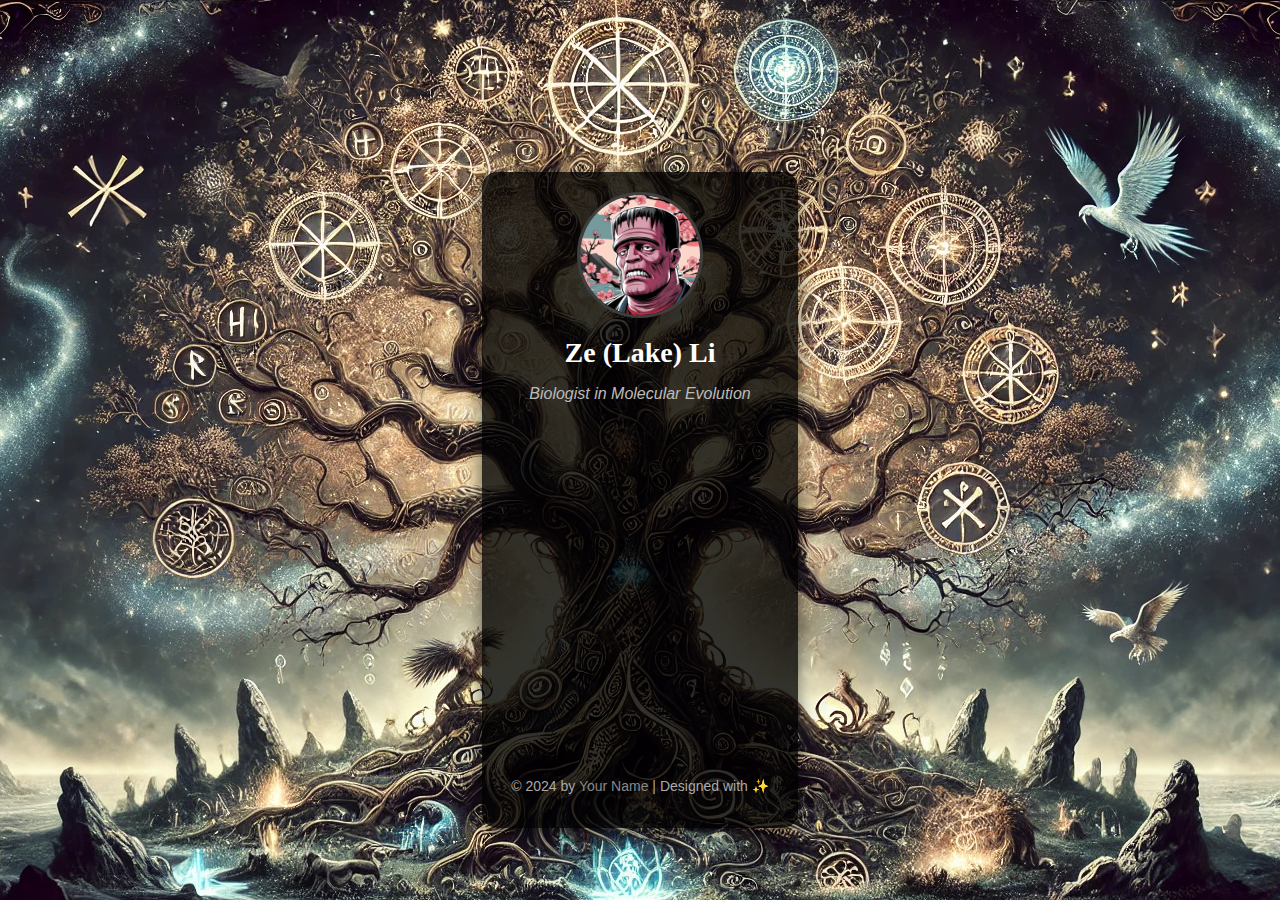
<file: index.html>
<!DOCTYPE html>
<html lang="en">
<head>
    <meta charset="UTF-8">
    <meta name="viewport" content="width=device-width, initial-scale=1.0">
    <title>Intro</title>
    <link rel="stylesheet" href="styles_index.css">

    
</head>
<body>
    <div class="container">
        <!-- Profile Section -->
        <div class="profile">
            <img src=4.jpg alt="Fashion Icon" class="profile-pic">
            <h1>Ze (Lake) Li</h1>
            <p class="tagline">Biologist in Molecular Evolution</p>
        </div>
        <!-- Links Section -->
        <div class="links">
            <a href="main.html" target="_blank" class="link" style="--order: 1;">
                <span>My Page (under construction)</span>
            </a>
            <a href="https://sites.gsu.edu/egaucher/" target="_blank" class="link" style="--order: 2;">
                <span>Dr. Eric Gaucher's Lab</span>
            </a>
            <a href="https://scholar.google.com/citations?user=r-JQuk8AAAAJ&hl=en&oi=ao" target="_blank" class="link" style="--order: 3;">
                <span>Google Schoolar</span>
            </a>
            <a href="https://www.linkedin.com/in/zelakeli/" target="_blank" class="link" style="--order: 4;">
                <span>Linkedin</span>
            </a>
            <a href="https://x.com/Ancestral_F" target="_blank" class="link" style="--order: 5;">
                <span>X</span>
            </a>

        </div>
        <!-- Footer -->
        <footer>
            <p>© 2024 by <a href="#">Your Name</a> | Designed with ✨</p>
        </footer>
    </div>
</body>
</html>
</file>
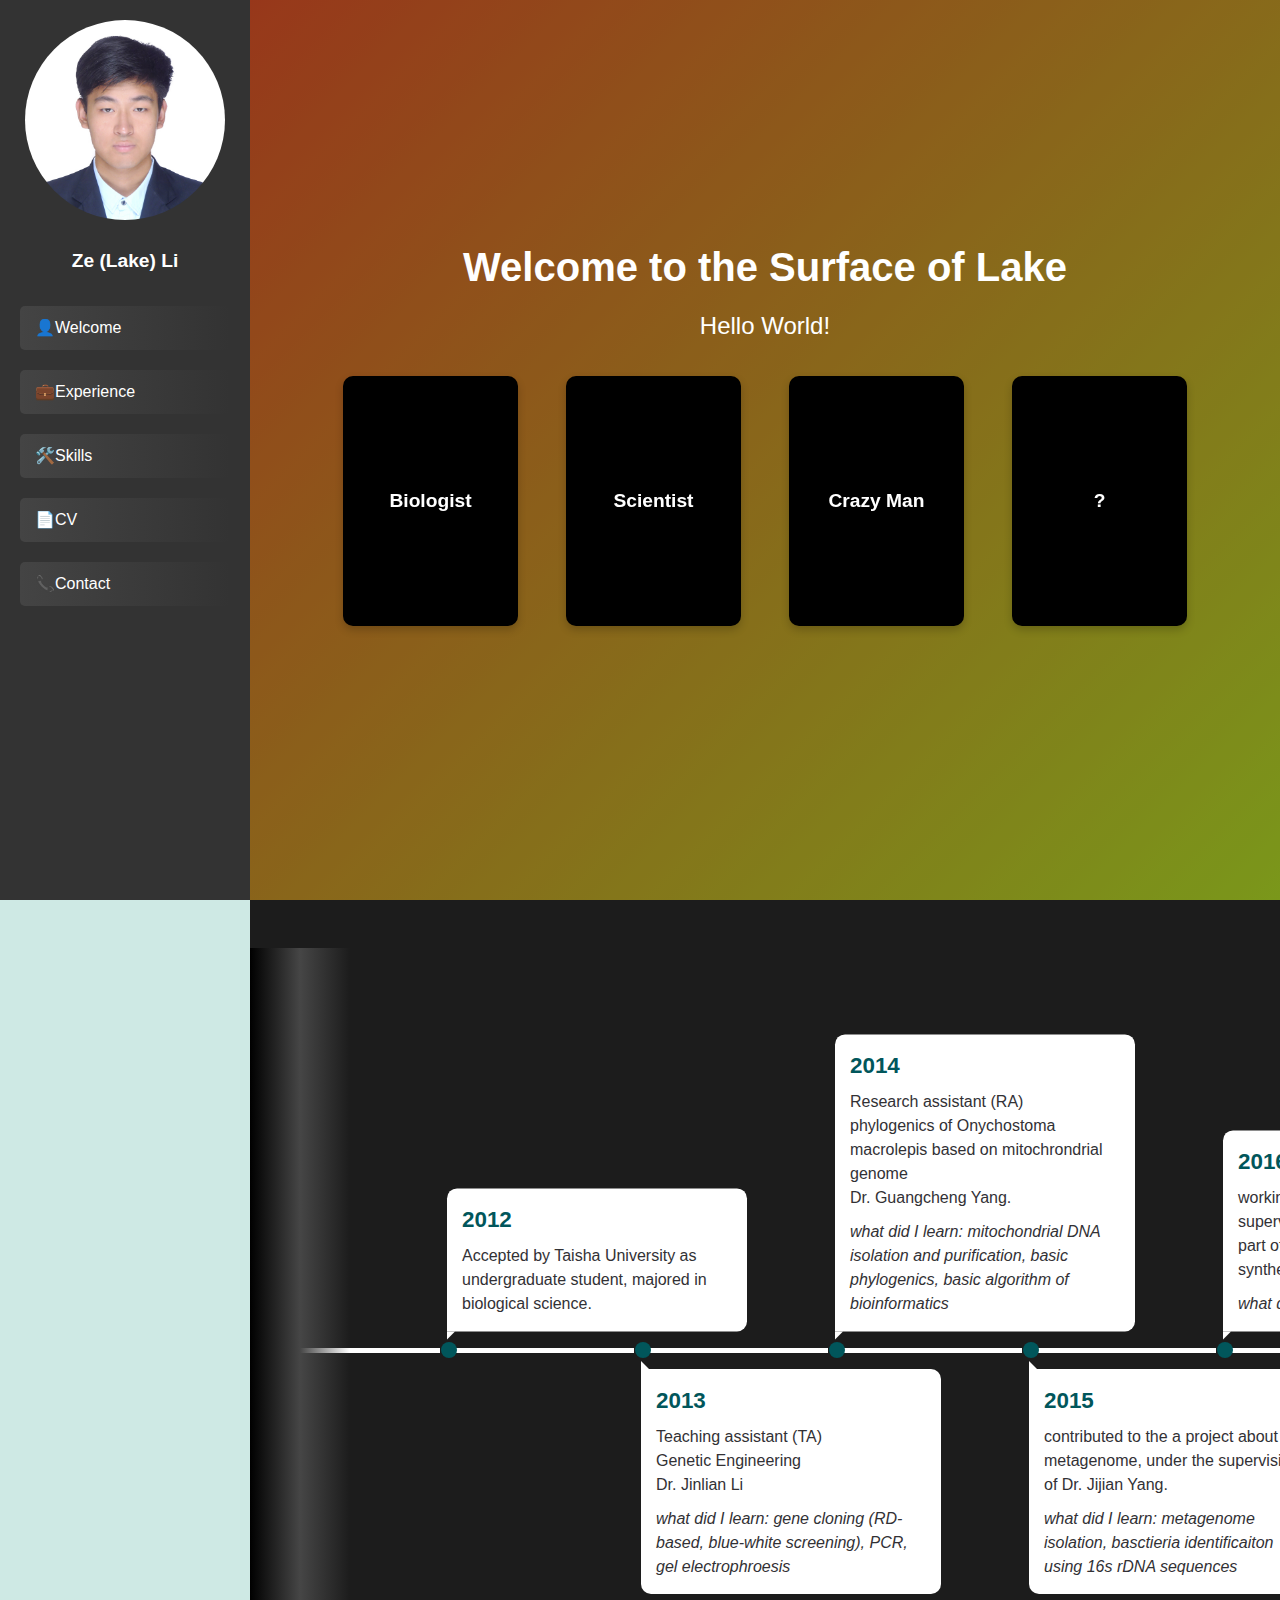
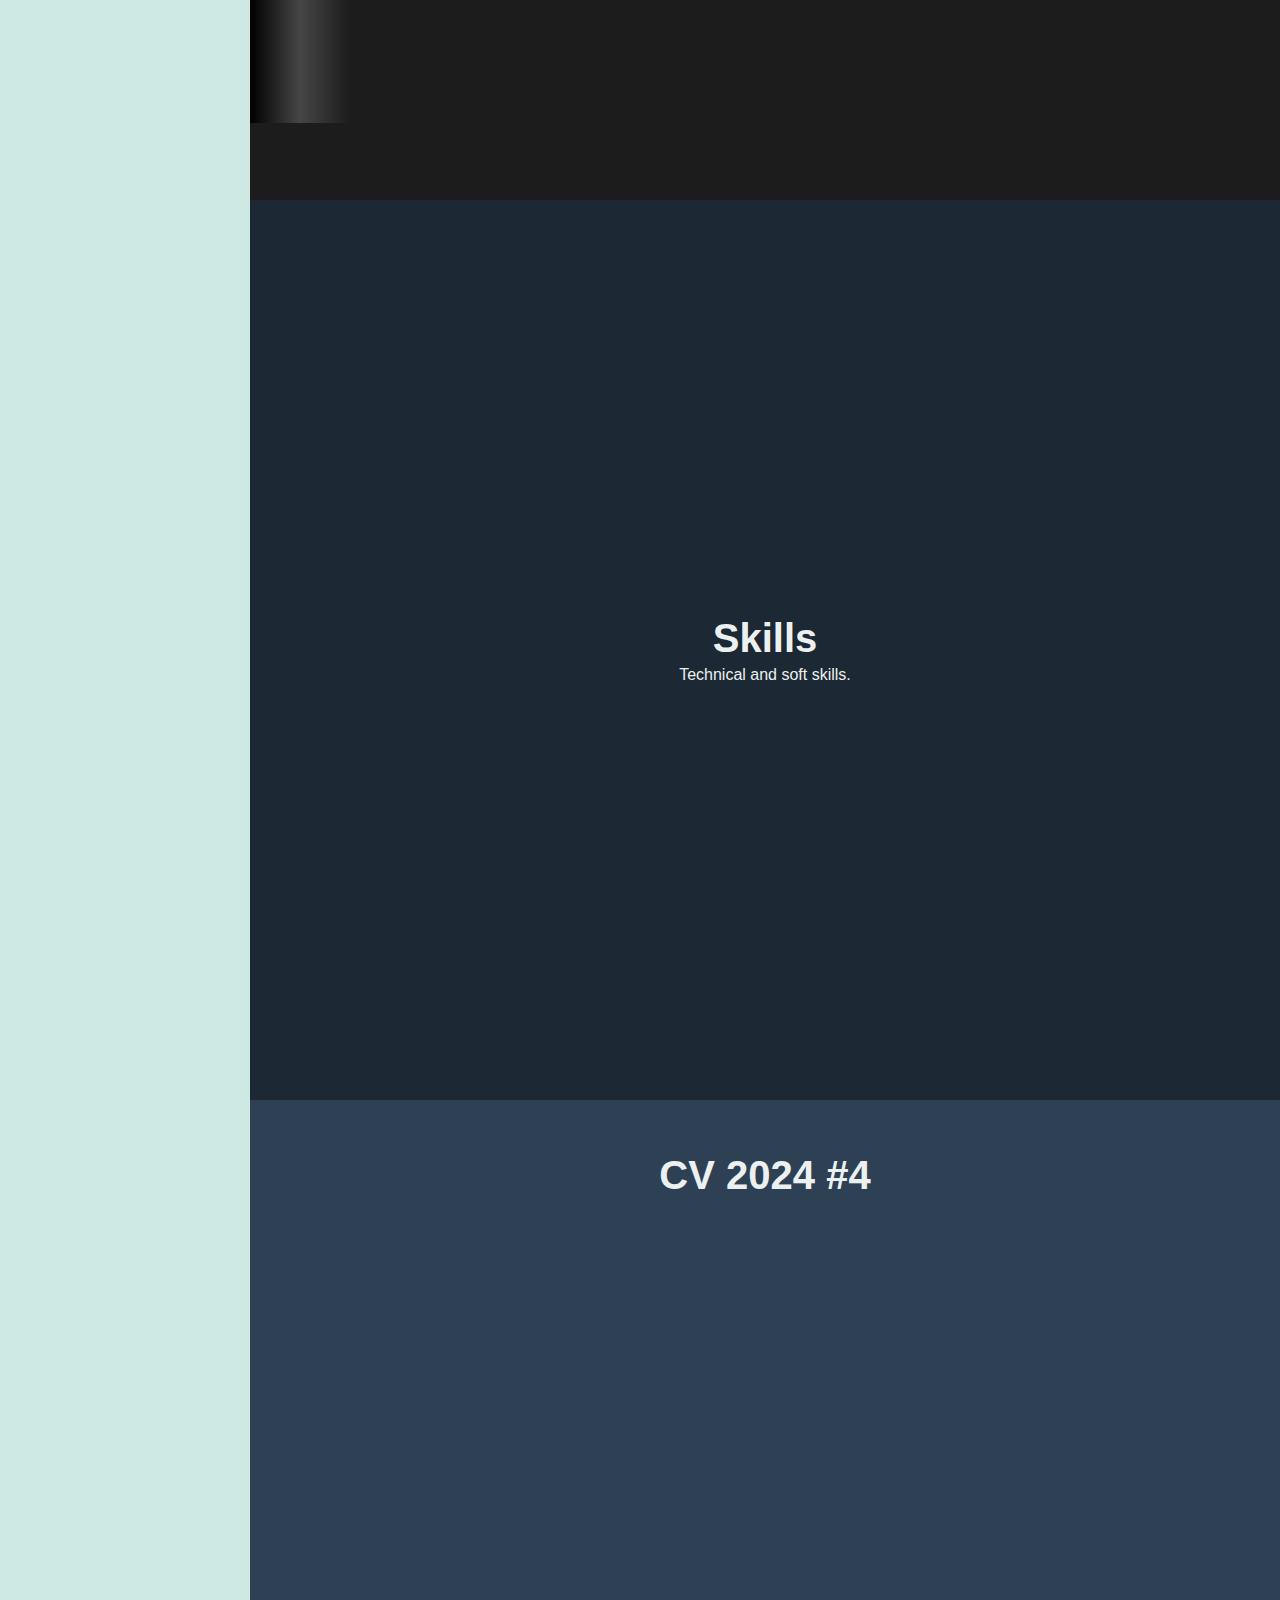
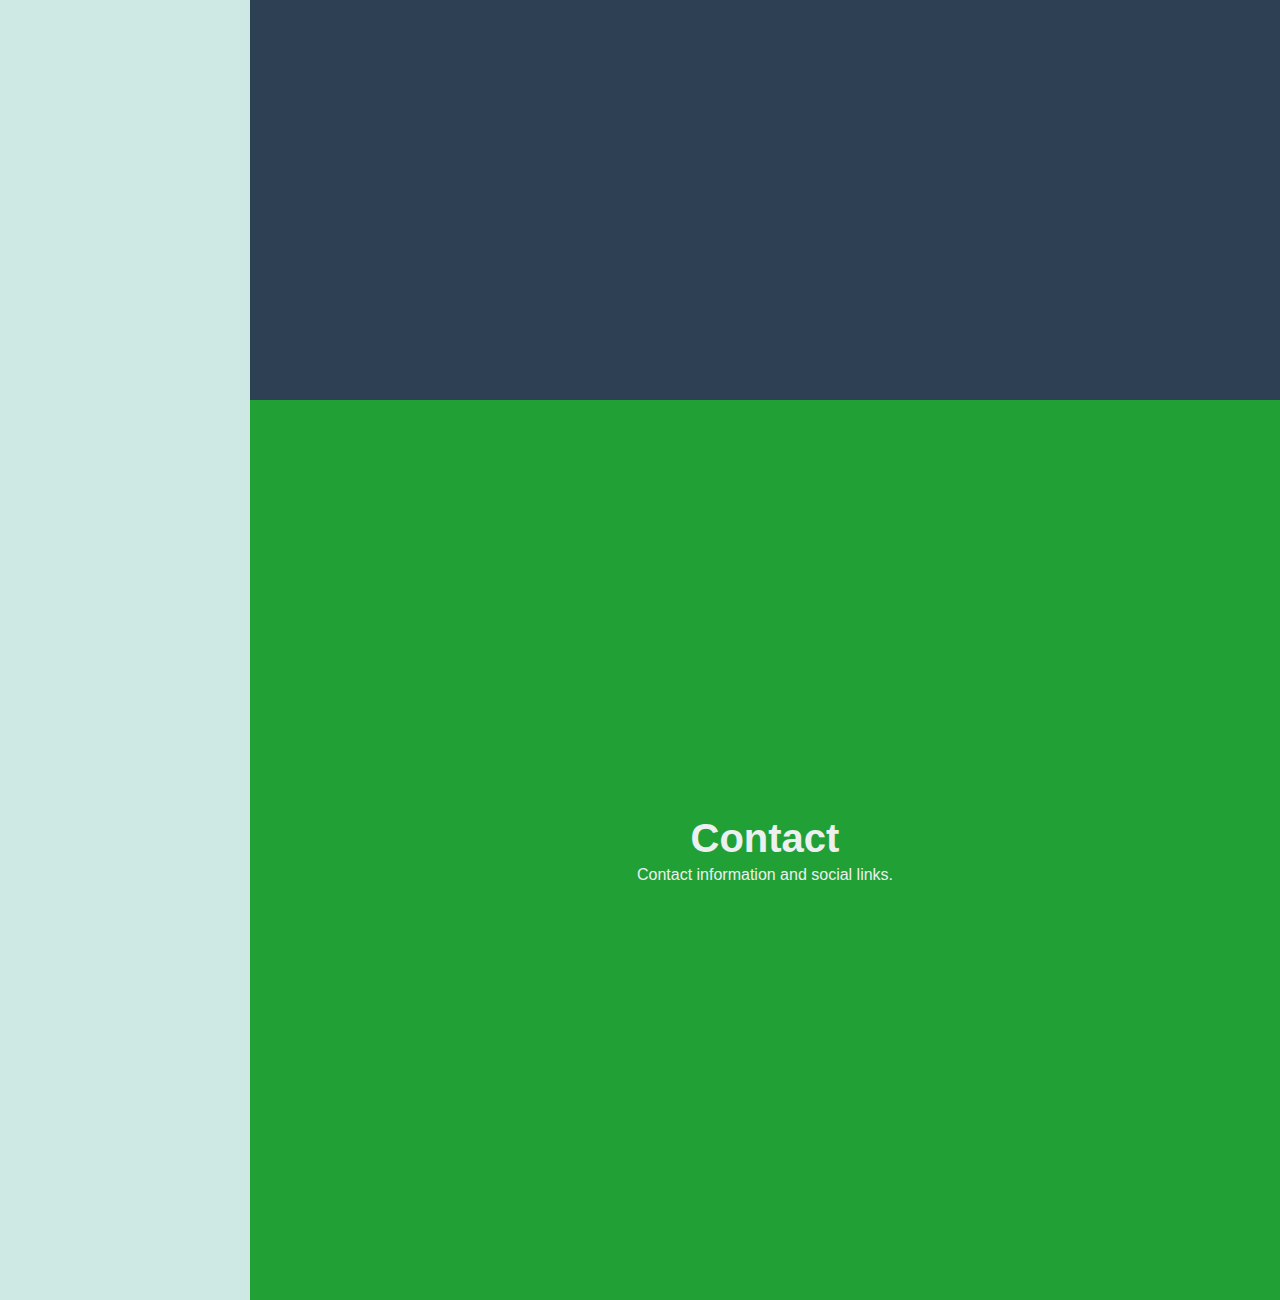
<file: main.html>
<!DOCTYPE html>
<html lang="en">
<head>
    <meta charset="UTF-8">
    <meta name="viewport" content="width=device-width, initial-scale=1.0">
    <title>Professional CV</title>
    <link rel="stylesheet" href="styles_main.css">
    <link rel="stylesheet" href="timeline_styles.css">

</head>
<body>
    <div class="sidebar">
        <img src="3.jpg" alt="Profile Picture" class="sidebar-profile">
        <h2 class="sidebar-title">Ze (Lake) Li</h2>
        <ul class="sidebar-links">
            <li><a href="#welcome" class="scroll-link"><span class="icon">👤</span> Welcome</a></li>
            <li><a href="#experience" class="scroll-link"><span class="icon">💼</span> Experience</a></li>
            <li><a href="#skills" class="scroll-link"><span class="icon">🛠️</span> Skills</a></li>
            <li><a href="#cv" class="scroll-link"><span class="icon">📄</span> CV</a></li>
            <li><a href="#contact" class="scroll-link"><span class="icon">📞</span> Contact</a></li>
        </ul>
    </div>
    <div class="content">
        <div class="container">
            <section id="welcome" class="section Welcome">
                <div class="welcome-container">
                    <h1 class="welcome-title">Welcome to the Surface of Lake</h1>
                    <p class="welcome-description">Hello World!</p>
                    <div class="welcome-flipcards">
                        <div class="flip-card">
                            <div class="flip-card-inner">
                                <div class="flip-card-front">Biologist</div>
                                <div class="flip-card-back">I study molecular evolution with ASR</div>
                            </div>
                        </div>
                        <div class="flip-card">
                            <div class="flip-card-inner">
                                <div class="flip-card-front">Scientist</div>
                                <div class="flip-card-back">I have basic knowledge of bioinformatics and math, and I use them in my reserach</div>
                            </div>
                        </div>
                        <div class="flip-card">
                            <div class="flip-card-inner">
                                <div class="flip-card-front">Crazy Man</div>
                                <div class="flip-card-back">Crazy</div>
                            </div>
                        </div>
                        <div class="flip-card">
                            <div class="flip-card-inner">
                                <div class="flip-card-front">?</div>
                                <div class="flip-card-back">I am thinking about more about me</div>
                            </div>
                        </div>
                    </div>

            </section>
            
            
            

            <section id="experience" class="section Experience">
                <section class="timeline">
                    <ol>
                        <li>
                            <div>
                                <time>2012</time> 
                                Accepted by Taisha University as undergraduate student, majored in biological science.
                            </div>
                        </li>
                        <li>
                            <div>
                                <time>2013</time> 
                                Teaching assistant (TA)
                                <br>
                                Genetic Engineering
                                <br>
                                Dr. Jinlian Li
                                <whatIlearn>what did I learn: gene cloning (RD-based, blue-white screening), PCR, gel electrophroesis</whatIlearn>
                            </div>
                        </li>
                        <li>
                            <div>
                                <time>2014</time> 
                                Research assistant (RA) 
                                <br>
                                phylogenics of Onychostoma macrolepis based on mitochrondrial genome 
                                <br>
                                Dr. Guangcheng Yang. 
                                <whatIlearn>what did I learn: mitochondrial DNA isolation and purification, basic phylogenics, basic algorithm of bioinformatics</whatIlearn>
                            </div>
                        </li>
                        <li>
                            <div>
                                <time>2015</time> contributed to the a project about metagenome, under the supervision of Dr. Jijian Yang.
                                <whatIlearn>what did I learn: metagenome isolation, basctieria identificaiton using 16s rDNA sequences</whatIlearn>
                            </div>
                        </li>
                        <li>
                            <div>
                                <time>2016</time> working on thesis under the supervision of Dr. Guiyu Zhu, which is part of her project about progesterone synthesis.
                                <whatIlearn>what did I learn: real-time qPCR</whatIlearn>
                            </div>
                        </li>
                        <li>
                            <div>
                                <time>2017 spring</time> internship in Shandong Agricultural University under supervision of Dr. Youfei Shi, worked on a project about toll-like receptor.
                                <whatIlearn>what did I learn: cell culture, RNAi</whatIlearn>
                            </div>
                        </li>
                        <li>
                            <div>
                                <time>2017 fall</time> 
                                Accepted by Georgia State University, and started to working for Dr. Chun Jiang.
                                <whatIlearn>what did I learn: Patch clamp, expression of membrane protein (basic)</whatIlearn>
                            </div>
                        </li>
                        <li>
                            <div>
                                <time>2018</time> 
                                Accepted by Georgia State University, and started to working for Dr. Chun Jiang.
                                <whatIlearn>what did I learn: Patch clamp, expression of membrane protein (basic)</whatIlearn>
                            </div>
                        </li>
                        <li></li>
                        <!-- Add more timeline items as needed -->
                    </ol>
                </section>
            </section>



            
            <section id="skills" class="section Skills">
                <h1>Skills</h1>
                <p>Technical and soft skills.</p>
            </section>
           
            <section id="cv" class="section CV" >
                <h1>CV 2024 #4</h1>
                <iframe 
                src="CV202404.pdf#toolbar=0&zoom=page-width" 
                style="width: 90vh; height: 85vh; border: none;">
                </iframe>
            </section>
            
            <section id="contact" class="section Contact">
                <h1>Contact</h1>
                <p>Contact information and social links.</p>
            </section>
        </div>
    </div>
    <script src="script.js"></script>
    <script src="timeline_scripts.js"></script>

</body>
</html>
</file>
<file: styles_index.css>
/* Base Styles */
body {
    margin: 0;
    font-family: 'Poppins', sans-serif;
    background: url('5.jpg') no-repeat center center; /* Background is non-responsive */
    background-size: auto;  /* Keeps the image at its natural dimensions */
    background-position: center center;
    background-color: black;  /* Fills the remaining space with black */
    background-attachment: fixed;  /* Keeps the background fixed during scrolling */
    color: #f0f0f0;
    min-height: 100vh;
    display: flex;
    justify-content: center;
    align-items: center;
}

/* Responsive Container */
.container {
    text-align: center;
    max-width: 90%; /* Adjusts width based on screen size */
    max-width: 600px; /* Limits container size on larger screens */
    padding: 20px;
    background: rgba(0, 0, 0, 0.8);
    border-radius: 15px;
    box-shadow: 0 4px 20px rgba(0, 0, 0, 0.6);
    animation: fadeIn 1s forwards ease-in-out; /* Preserve the fade-in animation */
    transform: translateY(50px); /* Ensures animation starts at this position */
}

/* Profile Section */
.profile {
    margin-bottom: 30px;
}

.profile-pic {
    width: 120px;
    height: 120px;
    border-radius: 50%;
    object-fit: cover;
    margin-bottom: 15px;
    border: 3px solid #3f3f3f;
    animation: popIn 0.8s ease-in-out; /* Preserve the pop-in animation */
}

/* Headings */
h1 {
    font-family: 'Playfair Display', serif;
    font-size: 28px;
    margin: 0;
    color: #fff;
}

.tagline {
    font-size: 16px;
    font-style: italic;
    color: #bbb;
}

/* Links Section */
.links {
    display: flex;
    flex-direction: column;
    gap: 15px;
}

.link {
    text-decoration: none;
    color: #fff;
    background: linear-gradient(135deg, #444, #222);
    padding: 15px 20px;
    border-radius: 25px;
    font-weight: 500;
    font-size: 18px;
    display: inline-block;
    position: relative;
    overflow: hidden;
    transition: transform 0.3s, box-shadow 0.3s; /* Preserve hover transition */
    animation: slideIn 0.8s ease-in-out forwards;
    animation-delay: calc(var(--order) * 0.1s); /* Staggered animation timing */
    transform: translateY(20px);
    opacity: 0;
}

/* Hover Effect */
.link::before {
    content: '';
    position: absolute;
    top: 0;
    left: -100%;
    width: 100%;
    height: 100%;
    background: rgba(255, 255, 255, 0.1);
    transition: left 0.3s ease; /* Smooth transition for hover effect */
}

.link:hover::before {
    left: 100%; /* Creates a sweeping hover effect */
}

.link:hover {
    transform: scale(1.05); /* Slight zoom-in effect */
    box-shadow: 0 8px 15px rgba(0, 0, 0, 0.3); /* Shadow on hover */
}

/* Footer */
footer {
    margin-top: 30px;
    font-size: 14px;
    color: #aaa;
}

footer a {
    color: #888;
    text-decoration: none;
}

footer a:hover {
    color: #fff;
}

/* Keyframe Animations */
@keyframes fadeIn {
    to {
        opacity: 1;
        transform: translateY(0);
    }
}

@keyframes popIn {
    from {
        transform: scale(0.5);
        opacity: 0;
    }
    to {
        transform: scale(1);
        opacity: 1;
    }
}

@keyframes slideIn {
    to {
        transform: translateY(0);
        opacity: 1;
    }
}

/* Media Queries for Responsive Design */
@media (max-width: 768px) {
    .container {
        padding: 15px;
        max-width: 90%;
    }

    h1 {
        font-size: 1.5rem; /* Adjusted font size for smaller screens */
    }

    .tagline {
        font-size: 0.9rem;
    }

    .link {
        font-size: 0.9rem;
        padding: 10px 15px; /* Adjust link padding for smaller screens */
    }
}
</file>
<file: timeline_styles.css>
@import url("https://fonts.googleapis.com/css2?family=Inter:wght@400;700&display=swap");

:root {
  --white: #fff;
  --black: #323135;
  --crystal: #a8dadd;
  --columbia-blue: #cee9e4;
  --midnight-green: #01565b;
  --yellow: #e5f33d;
  --timeline-gradient: rgba(0, 0, 0, 1) 0%, rgba(70, 70, 70, 1) 50%, rgba(30, 30, 30, 0) 100%;

}

*,
*::before,
*::after {
  margin: 0;
  padding: 0;
  box-sizing: border-box;
}

button {
  background: transparent;
  border: none;
  cursor: pointer;
  outline: none;
}

a {
  color: inherit;
}

img {
  max-width: 100%;
  height: auto;
}

body {
  font: normal 16px/1.5 "Inter", sans-serif;
  background: var(--columbia-blue);
  color: var(--black);
  margin-bottom: 50px;
}

/* .section SECTION
–––––––––––––––––––––––––––––––––––––––––––––––––– */

.section {
  padding: 50px 0;
}

.section .container {
  width: 0%;
  max-width: 1200px;
  margin: 0 auto;
  text-align: center;
}

.section h1 {
  font-size: 2.5rem;
  line-height: 1.25;
}

.section h2 {
  font-size: 1.3rem;
}

/* TIMELINE
–––––––––––––––––––––––––––––––––––––––––––––––––– */

.timeline {
    position: relative;
    white-space: nowrap;
    max-width: 1400px;
    padding: 0 10px;
    margin: 0 auto;
    display: block; /* Change from grid to block */
  }

.timeline::before,
.timeline::after {
  content: "";
  position: absolute;
  top: 0;
  bottom: 30px;
  width: 100px;
  z-index: 2;
}

.timeline::after {
  right: 0;
  background: linear-gradient(270deg, var(--timeline-gradient));
}

.timeline::before {
  left: 0;
  background: linear-gradient(90deg, var(--timeline-gradient));
}

.timeline .info {
  display: flex;
  flex-direction: column;
  justify-content: center;
  padding: 20px 40px;
  color: #E0E0E0; /* Light Gray Text */
  background: #2B2B2B; /* Dark Gray Background */
  white-space: normal;
  border-radius: 10px;
}

.timeline .info img {
  margin-bottom: 20px;
}

.timeline .info p {
  margin-top: 10px;
  color: var(--crystal);
}

.timeline .info a {
  text-decoration: none;
}

.timeline ol::-webkit-scrollbar {
  height: 12px;
}

.timeline ol::-webkit-scrollbar-thumb,
.timeline ol::-webkit-scrollbar-track {
  border-radius: 92px;
}

.timeline ol::-webkit-scrollbar-thumb {
  background: var(--midnight-green);

}

.timeline ol::-webkit-scrollbar-track {
  background: var(--yellow);
}

.timeline ol {
  font-size: 0;
  padding: 400px 0;
  transition: all 1s;
  overflow-x: scroll;
  scroll-snap-type: x mandatory;
  scrollbar-color: var(--yellow) var(--midnight-green);
}

.timeline ol li {
  position: relative;
  display: inline-block;
  list-style-type: none;
  width: 180px;
  height: 5px;
  background: var(--white);
  scroll-snap-align: start;
}

.timeline ol li:last-child {
  width: 340px;
}

.timeline ol li:not(:first-child) {
  margin-left: 14px;
}

.timeline ol li:not(:last-child)::after {
  content: "";
  position: absolute;
  top: 50%;
  left: calc(100% + 1px);
  bottom: 0;
  width: 16px;
  height: 16px;
  transform: translateY(-50%);
  border-radius: 50%;
  background: var(--midnight-green);
  z-index: 1;
}

.timeline ol li div {
  position: absolute;
  left: calc(100% + 7px);
  width: 300px;
  padding: 15px;
  font-size: 1rem;
  white-space: normal;
  color: var(--black);
  background: var(--white);
  border-radius: 0 10px 10px 10px;
  height: auto;
  overflow-wrap: break-word;
  text-align:start; /* Aligns text to the left */


}

.timeline ol li div::before {
  content: "";
  position: absolute;
  top: 100%;
  left: 0;
  width: 0;
  height: 0;
  border-style: solid;
}

.timeline ol li:nth-child(odd) div {
  top: -16px;
  transform: translateY(-100%);
  border-radius: 10px 10px 10px 0;
}

.timeline ol li:nth-child(odd) div::before {
  top: 100%;
  border-width: 8px 8px 0 0;
  border-color: var(--white) transparent transparent transparent;
}

.timeline ol li:nth-child(even) div {
  top: calc(100% + 16px);
}

.timeline ol li:nth-child(even) div::before {
  top: -8px;
  border-width: 8px 0 0 8px;
  border-color: transparent transparent transparent var(--white);
}

.timeline time {
  display: block;
  font-size: 1.4rem;
  font-weight: bold;
  margin-bottom: 8px;
  color: var(--midnight-green);
}

/* GENERAL MEDIA QUERIES
–––––––––––––––––––––––––––––––––––––––––––––––––– */
@media screen and (max-width: 800px) {
  .timeline {
    display: block;
  }

  .timeline::before,
  .timeline::after {
    width: 50px;
  }

  .timeline::before {
    left: 0;
  }

  .timeline .info {
    display: none;
  }
}



whatIlearn {
  display: block; /* Forces a line break */
  margin-top: 10px; /* Adds some spacing (optional) */
  font-style: italic; /* Optional: Styles the content */
}
</file>
<file: styles_main.css>
/* General Reset */
* {
    margin: 0;
    padding: 0;
    box-sizing: border-box;
    font-family: sans-serif;
    scroll-behavior: smooth;
}


/* Sidebar Styles */
.sidebar {
    position: fixed;
    top: 0;
    left: 0;
    height: 100%;
    width: 250px;
    background-color: #333;
    color: #fff;
    padding: 20px;
    text-align: center;
    z-index: 1000; /* Ensure it stays above the content */
    overflow-y: auto; /* Enable scrolling within the sidebar if content overflows */
}

.sidebar-profile {
    width: 100%;
    border-radius: 50%;
    max-width: 200px;
    margin-bottom: 20px;
    transition: transform 0.5s ease, opacity 0.5s ease; /* Smooth scaling and fading */
    position: relative;
}
.sidebar-title {
    margin-bottom: 30px;
    font-size: 1.2rem;
}

.sidebar-links {
    list-style: none;
    padding: 0;
}

.sidebar-links li {
    margin: 20px 0;
}

.sidebar-links a {
    text-decoration: none;
    color: white;
    display: flex;
    align-items: center;
    padding: 10px 15px;
    border-radius: 5px;
    background: linear-gradient(to right, #444, #333);
    transition: all 0.3s ease-in-out;
}

.sidebar-links a:hover {
    background: linear-gradient(to right, #06beb6, #48b1bf);
    transform: translateX(10px);
}

.sidebar-links a.active {
    background-color: #06beb6;
    font-weight: bold;
}

.sidebar-profile:hover {
    content: url('4.jpg'); /* Replace with the path to your hover image */
    transform: scale(1); /* Optional: Slight zoom-in effect */
    opacity: 0.8; /* Optional: Slight transparency */
}

.sidebar-profile::after {
    content: "";
    position: absolute;
    top: 0;
    left: 0;
    width: 100%;
    height: 100%;
    background-image: url('4.jpg'); /* Replace with the path to your hover image */
    background-size: cover;
    background-position: center;
    border-radius: 50%; /* Match the round shape of the profile picture */
    opacity: 0; /* Initially invisible */
    transition: opacity 0.5s ease; /* Smooth fade-in */
}

.sidebar-profile:hover {
    transform: scale(1.1); /* Slight zoom-in effect */
    opacity: 0.9; /* Slight transparency */
}

.sidebar-profile:hover::after {
    opacity: 1; /* Fade in the hover image */
}

/* Content Section Styles */
.content {
    margin-left: 250px;
    width: calc(100% - 250px);
    background-color: #f4f4f4;
    overflow-y: auto;
}

.container {
    scroll-snap-type: y mandatory;
    height: 100%;
}

.section {
    height: 100vh;
    display: flex;
    flex-direction: column;
    justify-content: center;
    align-items: center;
    text-align: center;
    padding: 20px;
    scroll-snap-align: start;
}


.sidebar-links a.active {
    background-color: #06beb6;
    font-weight: bold;
    color: white;
    border-left: 4px solid #48b1bf; /* Optional: Left border for emphasis */
}




/* Skills Section */
.Skills  {
    background-color: #1C2833; /* Very Dark Gray */
    color: #ECF0F1;
}

/* CV Section */
.CV {
    background-color: #2E4053; /* Dark Steel Blue */
    color: #ECF0F1;
}
/* Contact Section */
.Contact {
    background-color: #21a036; /* Almost Black */
    color: #ECF0F1;
    
}

/* Welcome Section */
.Welcome {
    background-color: #2C3E50; /* Dark Blue */
    color: #ECF0F1; /* Light text for contrast */
}

/* Experience Section */
.Experience {
    background-color: #1C1C1C; /* Dark Gray */
    color: #FFFFFF; /* White */
}





/* Welcome Section */
.Welcome {
    display: flex;
    justify-content: center;
    align-items: center;
    text-align: center;
    background: linear-gradient(135deg, #1e3c72, #2a5298);
    color: #fff;
    height: 100vh;
    position: relative;
    overflow: hidden;
}

.Welcome::before {
    content: '';
    position: absolute;
    top: 0;
    left: 0;
    width: 100%;
    height: 100%;
    background: rgba(0, 0, 0, 0.3);
    z-index: 1;
}

.welcome-container {
    position: relative;
    z-index: 2;
    max-width: 1000px;
    padding: 20px;
}

.welcome-title {
    font-size: 3rem;
    margin-bottom: 1rem;
}

.welcome-description {
    font-size: 1.5rem;
    margin-bottom: 2rem;
}

/* Flip Cards */
.welcome-flipcards {
    display: flex;
    justify-content: center;
    gap: 3rem;
    flex-wrap: wrap;
    margin-bottom: 2rem;
    
}

.flip-card {
    background-color: transparent;
    width: 175px;
    height: 250px;
    perspective: 1000px;
    
}

.flip-card-inner {
    position: relative;
    width: 100%;
    height: 100%;
    text-align: center;
    transform-style: preserve-3d;
    transition: transform 0.8s;
    
}

.flip-card:hover .flip-card-inner {
    transform: rotateY(180deg);
}

.flip-card-front,
.flip-card-back {
    position: absolute;
    width: 100%;
    height: 100%;
    backface-visibility: hidden;
    display: flex;
    justify-content: center;
    align-items: center;
    border-radius: 10px;
    padding: 10px;
    box-shadow: 0 4px 8px rgba(0, 0, 0, 0.2);
}

.flip-card-front {
    background: black;
    color: #fff;
    font-weight: bold;
    font-size: 1.2rem;
}

.flip-card-back {
    background: #2a5298;
    color: #fff;
    transform: rotateY(180deg);
    font-size: 1rem;
    font-style: italic;
}

.CV {
    position: relative;
    width: 100%; /* Full width of the parent container */
    height: 100vh; /* Adjusts height based on content */
    margin: 0;
    padding: 0;
}

.CV iframe {
    width: 100vh; /* Make iframe span the entire width of its parent container */
    height: 70vh; /* Dynamically set the height based on the viewport (adjustable) */
    border: none; /* Remove border for a seamless appearance */
}

@media (max-width: 768px) {
    .CV iframe {
        height: 50vh; /* Reduce height on smaller screens */
    }
}

@media (max-width: 480px) {
    .CV iframe {
        height: 40vh; /* Further reduce height for very small screens */
    }
}


html {
    margin: 0;
    padding: 0;
    height: 100%;
    overflow: hidden; /* Prevents scrolling if unnecessary */
}


@media (max-width: 768px) {
    .sidebar {
        width: 100%;
        height: auto;
        position: relative;
    }

    .sidebar-links li {
        display: inline-block;
        margin: 0 5px;
    }

    .content {
        margin-left: 0;
        width: 100%;
    }
}

@media (max-width: 480px) {
    .sidebar {
        text-align: center;
    }

    .sidebar-links a {
        padding: 5px 10px;
        font-size: 14px;
    }
}


@media (max-width: 768px) {
    .section {
        padding: 10px;
        font-size: 1rem;
    }
}

@media (max-width: 480px) {
    .section {
        font-size: 0.9rem;
    }

    .flip-card {
        width: 100px;
        height: 150px;
    }

    .welcome-title {
        font-size: 2rem;
    }

    .welcome-description {
        font-size: 1.2rem;
    }
}


@media (max-width: 768px) {
    .sidebar-profile {
        max-width: 150px; /* Reduce size for medium screens */
    }
}

@media (max-width: 480px) {
    .sidebar-profile {
        max-width: 100px; /* Further reduce size for smaller screens */
    }
}

@media (max-width: 768px) {
    .sidebar-profile:hover {
        transform: none; /* Disable zoom effect */
        opacity: 1; /* Keep full visibility */
    }
}
</file>
